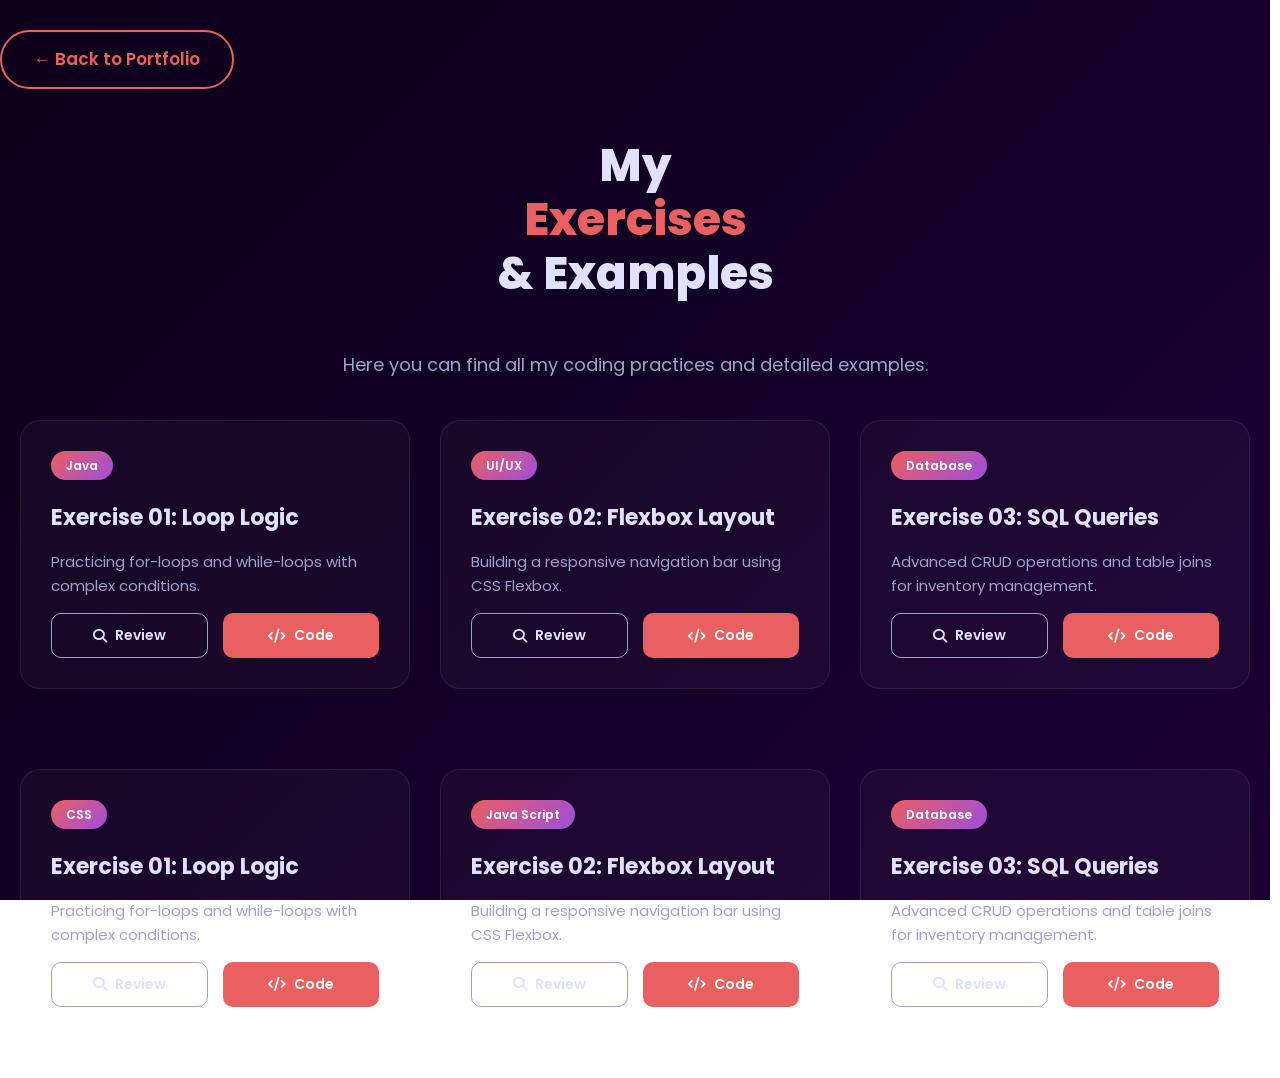
<file: Exercises.html>
<!DOCTYPE html>
<html lang="en">
<head>
  <meta charset="UTF-8">
  <meta name="viewport" content="width=device-width, initial-scale=1.0">
  <title>Exercises & Examples | Sadeeshan</title>

  <link href="https://fonts.googleapis.com/css2?family=Poppins:wght@300;400;500;600;700;800&display=swap" rel="stylesheet">

  <link rel="stylesheet" href="https://cdnjs.cloudflare.com/ajax/libs/font-awesome/6.5.0/css/all.min.css"/>

  <link rel="stylesheet" href="style.css">


</head>
<body class="exercise-page-body">

<header class="header-simple">
  <a href="index.html" class="btn secondary">← Back to Portfolio</a>
</header>


<main>
  <section class="exercise-intro">
    <h1 class="heading">My <span>Exercises</span> & Examples</h1>
    <p class="tagline">Here you can find all my coding practices and detailed examples.</p>
  </section>


  <div class="exercises-grid">
    <div class="ex-card reveal">
      <div class="ex-tag">Java</div>
      <h3>Exercise 01: Loop Logic</h3>
      <p>Practicing for-loops and while-loops with complex conditions.</p>
      <div class="ex-buttons">
        <a href="#" class="ex-btn btn-review"><i class="fa-solid fa-magnifying-glass"></i> Review</a>
        <a href="#" class="ex-btn btn-code"><i class="fa-solid fa-code"></i> Code</a>
      </div>
    </div>

    <div class="ex-card reveal">
      <div class="ex-tag">UI/UX</div>
      <h3>Exercise 02: Flexbox Layout</h3>
      <p>Building a responsive navigation bar using CSS Flexbox.</p>
      <div class="ex-buttons">
        <a href="#" class="ex-btn btn-review"><i class="fa-solid fa-magnifying-glass"></i> Review</a>
        <a href="#" class="ex-btn btn-code"><i class="fa-solid fa-code"></i> Code</a>
      </div>
    </div>

    <div class="ex-card reveal">
      <div class="ex-tag">Database</div>
      <h3>Exercise 03: SQL Queries</h3>
      <p>Advanced CRUD operations and table joins for inventory management.</p>
      <div class="ex-buttons">
        <a href="#" class="ex-btn btn-review"><i class="fa-solid fa-magnifying-glass"></i> Review</a>
        <a href="#" class="ex-btn btn-code"><i class="fa-solid fa-code"></i> Code</a>
      </div>
    </div>
  </div>

  <div class="exercises-grid">
    <div class="ex-card reveal">
      <div class="ex-tag">CSS</div>
      <h3>Exercise 01: Loop Logic</h3>
      <p>Practicing for-loops and while-loops with complex conditions.</p>
      <div class="ex-buttons">
        <a href="#" class="ex-btn btn-review"><i class="fa-solid fa-magnifying-glass"></i> Review</a>
        <a href="#" class="ex-btn btn-code"><i class="fa-solid fa-code"></i> Code</a>
      </div>
    </div>

    <div class="ex-card reveal">
      <div class="ex-tag">Java Script</div>
      <h3>Exercise 02: Flexbox Layout</h3>
      <p>Building a responsive navigation bar using CSS Flexbox.</p>
      <div class="ex-buttons">
        <a href="#" class="ex-btn btn-review"><i class="fa-solid fa-magnifying-glass"></i> Review</a>
        <a href="#" class="ex-btn btn-code"><i class="fa-solid fa-code"></i> Code</a>
      </div>
    </div>

    <div class="ex-card reveal">
      <div class="ex-tag">Database</div>
      <h3>Exercise 03: SQL Queries</h3>
      <p>Advanced CRUD operations and table joins for inventory management.</p>
      <div class="ex-buttons">
        <a href="#" class="ex-btn btn-review"><i class="fa-solid fa-magnifying-glass"></i> Review</a>
        <a href="#" class="ex-btn btn-code"><i class="fa-solid fa-code"></i> Code</a>
      </div>
    </div>
  </div>


</main>


<script src="script.js"></script>
</body>
</html>
</file>
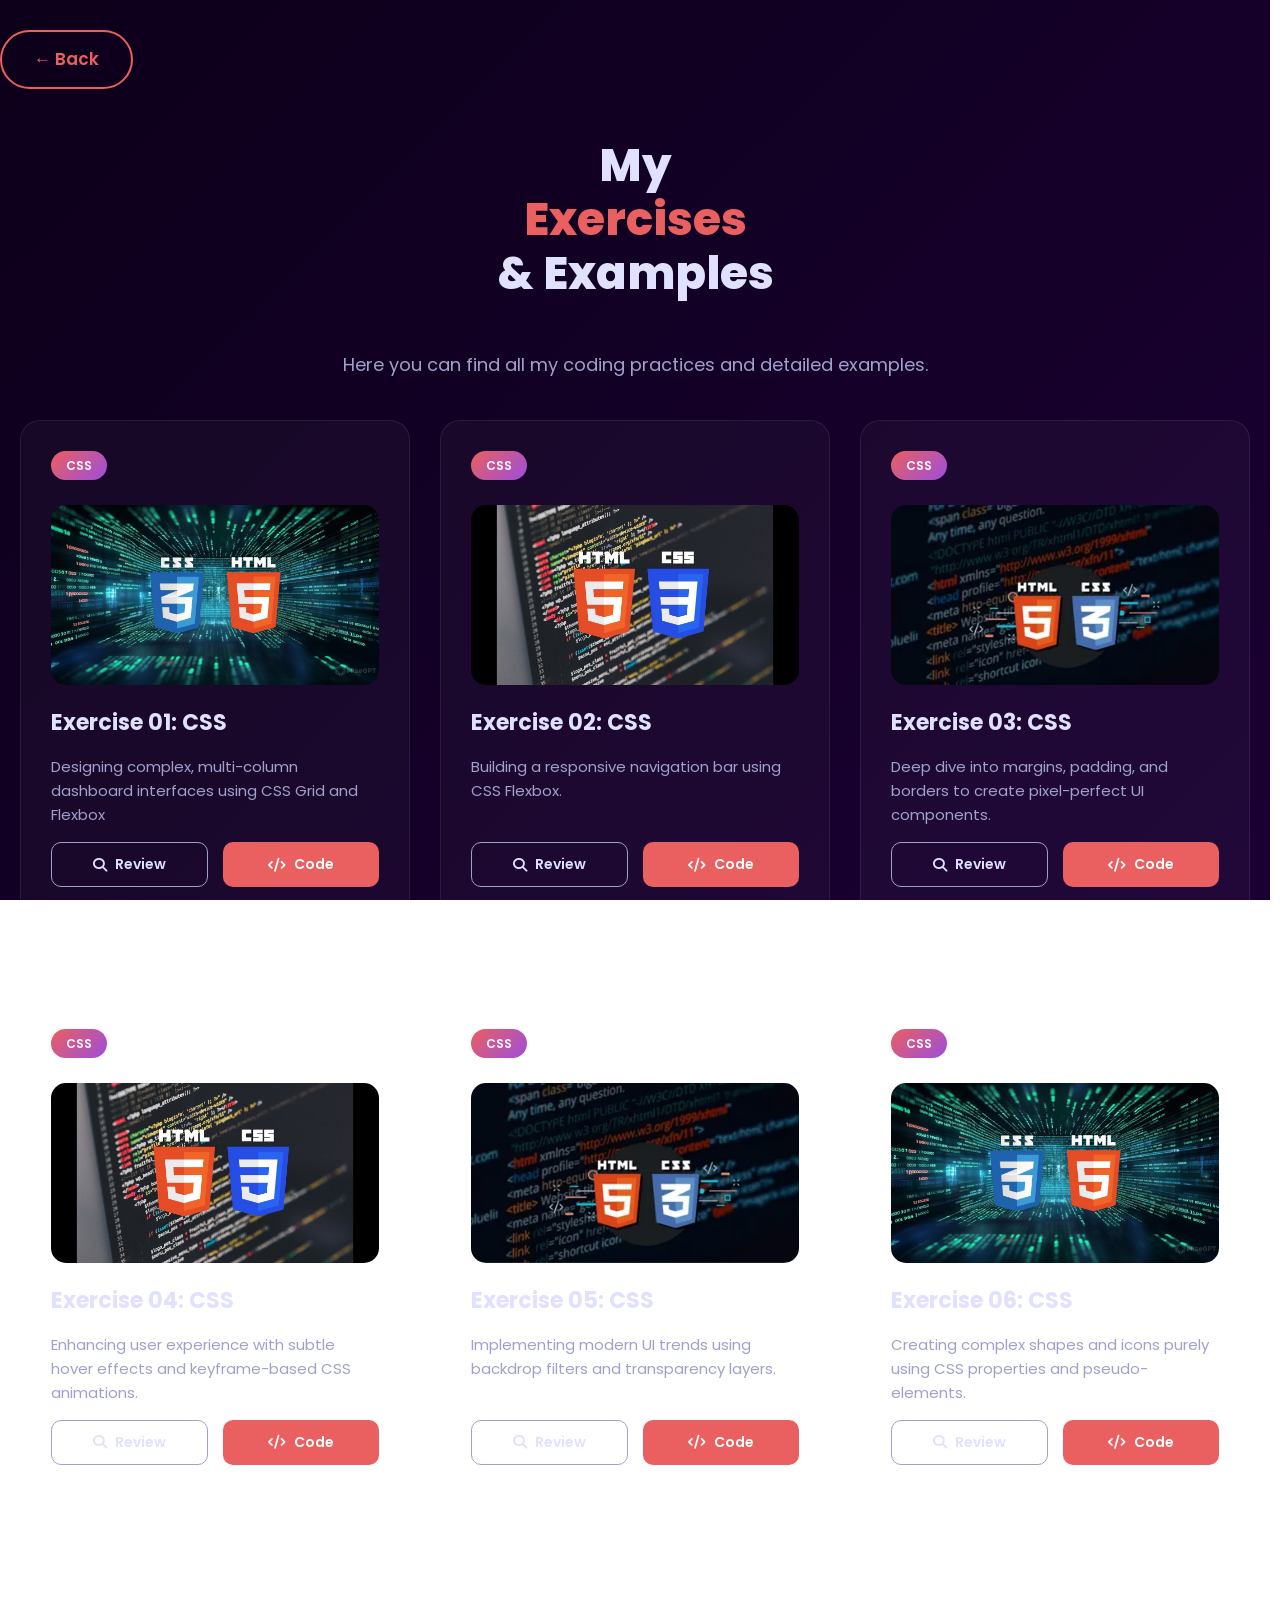
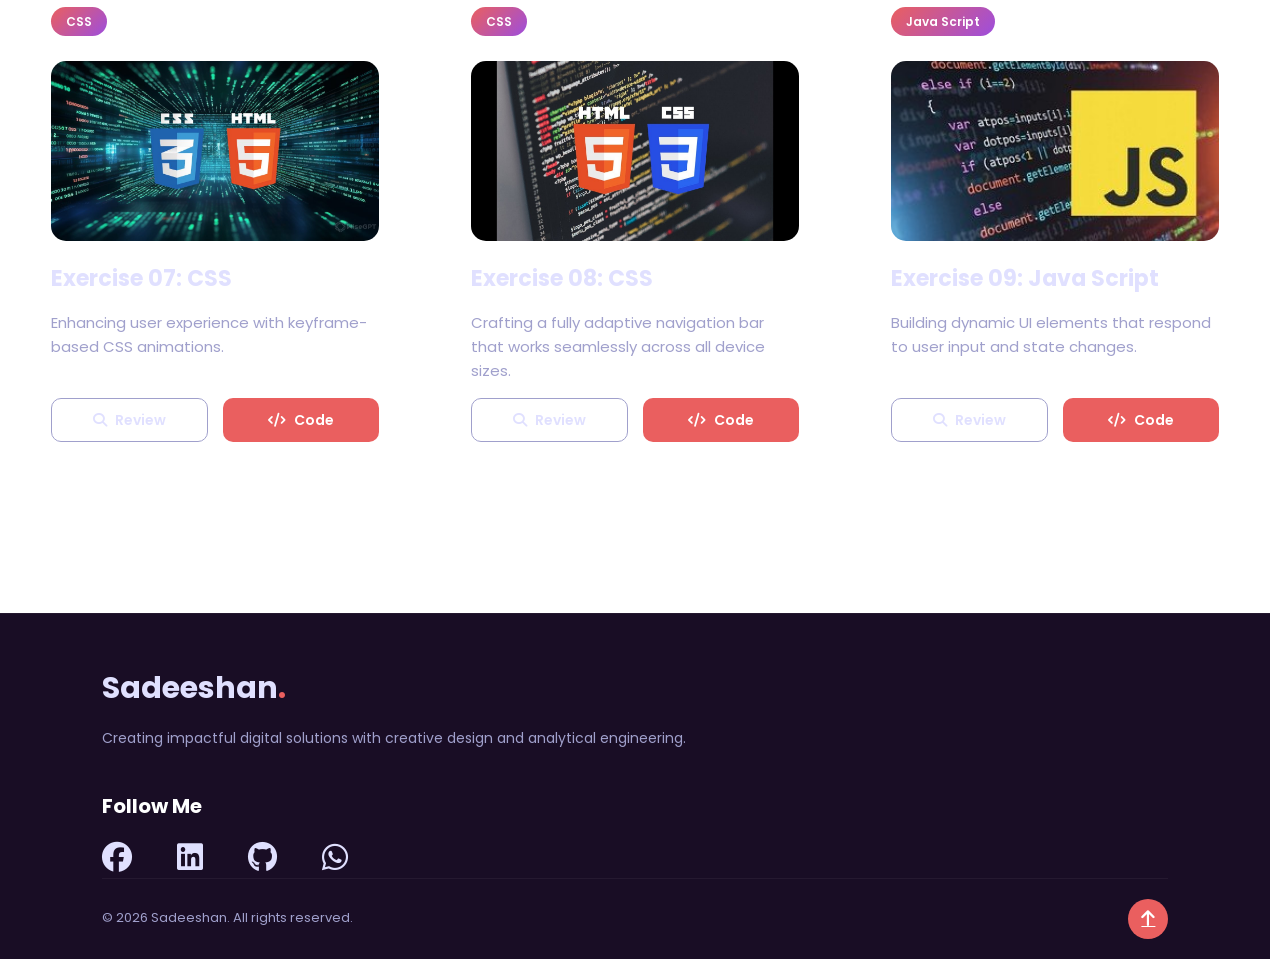
<file: exercises.html>
<!DOCTYPE html>
<html lang="en">
<head>
  <meta charset="UTF-8">
  <meta name="viewport" content="width=device-width, initial-scale=1.0">
  <title>Exercises & Examples | Sadeeshan</title>

  <link href="https://fonts.googleapis.com/css2?family=Poppins:wght@300;400;500;600;700;800&display=swap" rel="stylesheet">

  <link rel="stylesheet" href="https://cdnjs.cloudflare.com/ajax/libs/font-awesome/6.5.0/css/all.min.css"/>

  <link rel="stylesheet" href="style.css">


</head>
<body class="exercise-page-body">

<header class="header-simple">
  <a href="index.html" class="btn secondary">← Back </a>
</header>


<main>
  <section class="exercise-intro">
    <h1 class="heading">My <span>Exercises</span> & Examples</h1>
    <p class="tagline">Here you can find all my coding practices and detailed examples.</p>
  </section>


  <div class="exercises-grid">
    <div class="ex-card reveal">
      <div class="ex-tag"> CSS </div>

      <div class="ex-image">
        <img src="images/css1.jpg" alt="Exercise 01">
      </div>
      <h3>Exercise 01: CSS</h3>
      <p>Designing complex, multi-column dashboard interfaces using CSS Grid and Flexbox</p>
      <div class="ex-buttons">
        <a href="https://sadeeshan-liyanage.github.io/ITS-1119-HDSE-75/Exercises/case1.html" class="ex-btn btn-review"
           target="_blank"
           rel="noopener noreferrer"><i class="fa-solid fa-magnifying-glass"></i> Review</a>
        <a href="https://github.com/Sadeeshan-Liyanage/ITS-1119-HDSE-75/blob/master/Exercises/case1.html" class="ex-btn btn-code"
           target="_blank"
           rel="noopener noreferrer"><i class="fa-solid fa-code"></i> Code</a>
      </div>
    </div>

    <div class="ex-card reveal">
      <div class="ex-tag"> CSS </div>
      <div class="ex-image">
        <img src="images/css2.jpg" alt="Exercise 01">
      </div>
      <h3>Exercise 02: CSS</h3>
      <p>Building a responsive navigation bar using CSS Flexbox.</p>
      <div class="ex-buttons">
        <a href="https://sadeeshan-liyanage.github.io/ITS-1119-HDSE-75/Exercises/case2.html" class="ex-btn btn-review"
           target="_blank"
           rel="noopener noreferrer"><i class="fa-solid fa-magnifying-glass"></i> Review</a>
        <a href="https://github.com/Sadeeshan-Liyanage/ITS-1119-HDSE-75/blob/master/Exercises/case2.html" class="ex-btn btn-code"
           target="_blank"
           rel="noopener noreferrer"><i class="fa-solid fa-code"></i> Code</a>
      </div>
    </div>

    <div class="ex-card reveal">
      <div class="ex-tag"> CSS </div>
      <div class="ex-image">
        <img src="images/css.webp" alt="Exercise 01">
      </div>
      <h3>Exercise 03: CSS</h3>
      <p>Deep dive into margins, padding, and borders to create pixel-perfect UI components.</p>
      <div class="ex-buttons">
        <a href="https://sadeeshan-liyanage.github.io/ITS-1119-HDSE-75/Exercises/case3.html" class="ex-btn btn-review"
           target="_blank"
           rel="noopener noreferrer"><i class="fa-solid fa-magnifying-glass"></i> Review</a>
        <a href="https://github.com/Sadeeshan-Liyanage/ITS-1119-HDSE-75/blob/master/Exercises/case3.html" class="ex-btn btn-code"
           target="_blank"
           rel="noopener noreferrer"><i class="fa-solid fa-code"></i> Code</a>
      </div>
    </div>
  </div>

  <div class="exercises-grid">
    <div class="ex-card reveal">
      <div class="ex-tag"> CSS </div>
      <div class="ex-image">
        <img src="images/css2.jpg" alt="Exercise 01">
      </div>
      <h3>Exercise 04: CSS</h3>
      <p>Enhancing user experience with subtle hover effects and keyframe-based CSS animations.</p>
      <div class="ex-buttons">
        <a href="https://sadeeshan-liyanage.github.io/ITS-1119-HDSE-75/Exercises/case4.html" class="ex-btn btn-review"
           target="_blank"
           rel="noopener noreferrer"><i class="fa-solid fa-magnifying-glass"></i> Review</a>
        <a href="https://github.com/Sadeeshan-Liyanage/ITS-1119-HDSE-75/blob/master/Exercises/case4.html" class="ex-btn btn-code"
           target="_blank"
           rel="noopener noreferrer"><i class="fa-solid fa-code"></i> Code</a>
      </div>
    </div>

    <div class="ex-card reveal">
      <div class="ex-tag"> CSS </div>
      <div class="ex-image">
        <img src="images/css.webp" alt="Exercise 01">
      </div>
      <h3>Exercise 05: CSS</h3>
      <p>Implementing modern UI trends using backdrop filters and transparency layers.</p>
      <div class="ex-buttons">
        <a href="https://sadeeshan-liyanage.github.io/ITS-1119-HDSE-75/Exercises/case5.html" class="ex-btn btn-review"
           target="_blank"
           rel="noopener noreferrer"><i class="fa-solid fa-magnifying-glass"></i> Review</a>
        <a href="https://github.com/Sadeeshan-Liyanage/ITS-1119-HDSE-75/blob/master/Exercises/case5.html" class="ex-btn btn-code"
           target="_blank"
           rel="noopener noreferrer"><i class="fa-solid fa-code"></i> Code</a>
      </div>
    </div>

    <div class="ex-card reveal">
      <div class="ex-tag"> CSS </div>
      <div class="ex-image">
        <img src="images/css1.jpg" alt="Exercise 01">
      </div>
      <h3>Exercise 06: CSS</h3>
      <p>Creating complex shapes and icons purely using CSS properties and pseudo-elements.</p>
      <div class="ex-buttons">
        <a href="https://sadeeshan-liyanage.github.io/ITS-1119-HDSE-75/Exercises/case6.html" class="ex-btn btn-review"
           target="_blank"
           rel="noopener noreferrer"><i class="fa-solid fa-magnifying-glass"></i> Review</a>
        <a href="https://github.com/Sadeeshan-Liyanage/ITS-1119-HDSE-75/blob/master/Exercises/case6.html" class="ex-btn btn-code"
           target="_blank"
           rel="noopener noreferrer"><i class="fa-solid fa-code"></i> Code</a>
      </div>
    </div>

  </div>

  <div class="exercises-grid">
    <div class="ex-card reveal">
      <div class="ex-tag"> CSS </div>
      <div class="ex-image">
        <img src="images/css1.jpg" alt="Exercise 01">
      </div>
      <h3>Exercise 07: CSS</h3>
      <p>Enhancing user experience with keyframe-based CSS animations.</p>
      <div class="ex-buttons">
        <a href="https://sadeeshan-liyanage.github.io/ITS-1119-HDSE-75/Exercises/CSSCase7.html" class="ex-btn btn-review"
           target="_blank"
           rel="noopener noreferrer"><i class="fa-solid fa-magnifying-glass"></i> Review</a>
        <a href="https://github.com/Sadeeshan-Liyanage/ITS-1119-HDSE-75/blob/master/Exercises/CSSCase7.html" class="ex-btn btn-code"
           target="_blank"
           rel="noopener noreferrer"><i class="fa-solid fa-code"></i> Code</a>
      </div>
    </div>

    <div class="ex-card reveal">
      <div class="ex-tag"> CSS </div>
      <div class="ex-image">
        <img src="images/css2.jpg" alt="Exercise 01">
      </div>
      <h3>Exercise 08: CSS</h3>
      <p>Crafting a fully adaptive navigation bar that works seamlessly across all device sizes.</p>
      <div class="ex-buttons">
        <a href="https://sadeeshan-liyanage.github.io/ITS-1119-HDSE-75/Exercises/CSSCase8.html" class="ex-btn btn-review"
           target="_blank"
           rel="noopener noreferrer"><i class="fa-solid fa-magnifying-glass"></i> Review</a>
        <a href="https://github.com/Sadeeshan-Liyanage/ITS-1119-HDSE-75/blob/master/Exercises/CSSCase8.html" class="ex-btn btn-code"
           target="_blank"
           rel="noopener noreferrer"><i class="fa-solid fa-code"></i> Code</a>
      </div>
    </div>

    <div class="ex-card reveal">
      <div class="ex-tag"> Java Script </div>
      <div class="ex-image">
        <img src="images/js.jpg" alt="Exercise 01">
      </div>
      <h3>Exercise 09: Java Script</h3>
      <p>Building dynamic UI elements that respond to user input and state changes.</p>
      <div class="ex-buttons">
        <a href="https://sadeeshan-liyanage.github.io/ITS-1119-HDSE-75/Exercises/JSExercise1.html" class="ex-btn btn-review"
           target="_blank"
           rel="noopener noreferrer"><i class="fa-solid fa-magnifying-glass"></i> Review</a>
        <a href="https://github.com/Sadeeshan-Liyanage/ITS-1119-HDSE-75/blob/master/Exercises/JSExercise1.html" class="ex-btn btn-code"
           target="_blank"
           rel="noopener noreferrer"><i class="fa-solid fa-code"></i> Code</a>
      </div>
    </div>

  </div>


  <footer class="footer">
    <div class="footer-content">
      <div class="footer-logo">
        <h2>Sadeeshan<span>.</span></h2>
        <p>Creating impactful digital solutions with creative design and analytical engineering.</p>
      </div>

<!--      <div class="footer-links">-->
<!--        <h3>Quick Links</h3>-->
<!--        <ul>-->
<!--          <li><a href="#home">Home</a></li>-->
<!--          <li><a href="#about">About</a></li>-->
<!--          <li><a href="#projects">Projects</a></li>-->
<!--          <li><a href="#contact">Contact</a></li>-->
<!--        </ul>-->
<!--      </div>-->
    </div>

    <div class="footer-socials">
      <h3>Follow Me</h3>
      <div class="social-icons">
        <a href="#"><i class="fa-brands fa-facebook"></i></a>
        <a href="https://www.linkedin.com/in/sadeeshan-liyanage-9247283a7" target="_blank"><i class="fa-brands fa-linkedin"></i></a>
        <a href="https://github.com/Sadeeshan-Liyanage" target="_blank"><i class="fa-brands fa-github"></i></a>
        <a href="https://wa.me/94773668529" target="_blank"><i class="fa-brands fa-whatsapp"></i></a>
      </div>
    </div>

    <div class="footer-bottom">
      <p>&copy; 2026 Sadeeshan. All rights reserved.</p>
      <a href="exercises.html" class="scroll-top"><i class="fa-solid fa-arrow-up"></i></a>
    </div>
  </footer>

</main>


<script src="script.js"></script>
</body>
</html>
</file>
<file: style.css>
* {
  margin: 0;
  padding: 0;
  box-sizing: border-box;
}

:root {
  --bg-start: #0d001a;
  --bg-end: #1a0033;
  --text: #e0e0ff;
  --text-muted: #a0a0cc;
  --accent: #EA5F5F;
  --accent-dark: #cc5500;
  --purple: #9d4edd;
  --gradient: linear-gradient(135deg, var(--bg-start), var(--bg-end));
}

html {
  font-size: 62.5%;
  scroll-behavior: smooth;
  overflow-y: scroll;
  scrollbar-gutter: stable;
}

body {
  font-family: 'Poppins', sans-serif;
  background: var(--gradient);
  background-attachment: fixed;
  background-repeat: no-repeat;
  color: var(--text);
  min-height: 100vh;
  line-height: 1.6;
}


::-webkit-scrollbar {
  width: 14px;
}
.hero-content {
    animation: fadeUp 1s ease forwards;
    opacity: 0;
}

.hero-content h1 {
    animation: fadeUp 1s ease forwards;
    animation-delay: 0.3s;
}

.tagline {
    animation: fadeUp 1s ease forwards;
    animation-delay: 0.6s;
}

.cta-group {
    animation: fadeUp 1s ease forwards;
    animation-delay: 0.9s;
}

@keyframes fadeUp {
    from {
        opacity: 0;
        transform: translateY(40px);
    }
    to {
        opacity: 1;
        transform: translateY(0);
    }
}



.hero-image img {
    animation: floatBob 4s ease-in-out infinite;
}
@keyframes floatBob {
    0%, 100% { transform: translateY(0); }
    50%       { transform: translateY(-14px); }
}

@keyframes pulse {
    0%, 100% { box-shadow: 0 0 0 0 rgba(234, 95, 95, 0.5); }
    50%       { box-shadow: 0 0 0 12px rgba(234, 95, 95, 0); }
}





::-webkit-scrollbar-track {
  background: rgba(20, 10, 40, 0.6);
  border-radius: 10px;
}

::-webkit-scrollbar-thumb {
  background: var(--accent);
  border-radius: 10px;
  border: 3px solid rgba(20, 10, 40, 0.6);
}

::-webkit-scrollbar-thumb:hover {
  background: #ff8533;
}

* {
  scrollbar-width: thin;
  scrollbar-color: var(--accent) rgba(20, 10, 40, 0.6);
}


.header {
  position: fixed;
  top: 0;
  width: 100%;
  padding: 2.5rem 8%;
  display: flex;
  justify-content: space-between;
  align-items: center;
  background: rgba(13, 0, 26, 0.7);
  backdrop-filter: blur(10px);
  z-index: 1000;
}

.logo {
  font-size: 3.2rem;
  font-weight: 800;
  color: var(--accent);
  text-decoration: none;
}


.logo::after {
    content: '';
    position: absolute;
    width: 0;
    height: 3px;
    bottom: -5px;
    left: 50%;
    background: linear-gradient(to right, #EA5F5F, #9d4edd);
    transition: all 0.4s ease;
    transform: translateX(-50%);
}

.logo:hover::after {
    width: 100%;
}

.logo span {
    background: linear-gradient(to right, #EA5F5F, #9d4edd, #ff8533);
    background-size: 200% auto;
    -webkit-background-clip: text;
    -webkit-text-fill-color: transparent;
    animation: transitionGradient 3s linear infinite;
}

@keyframes transitionGradient {
    0% { background-position: 0% center; }
    100% { background-position: 200% center; }
}


.navbar a {
  margin-left: 4rem;
  font-size: 1.7rem;
  color: var(--text);
  text-decoration: none;
  font-weight: 500;
  transition: 0.3s;
}

.navbar {
    display: flex;
    align-items: center;
}

.navbar a:hover,
.navbar a.active {
  color: var(--accent);
}

.btn-contact {
  background: var(--accent-dark);
  color: white;
  padding: 1rem 2.2rem;
  border-radius: 3rem;
  font-weight: 600;
}

@media (max-width: 1024px) {
    .navbar a {
        margin-left: 1.5rem;
        font-size: 1.5rem;
    }
}

.menu-icon {
  font-size: 3rem;
  color: var(--accent);
  cursor: pointer;
  display: none;
}


.hero {
  min-height: 100vh;
  padding: 0 8%;
  display: flex;
  align-items: center;
  justify-content: space-between;
  gap: 6rem;
  flex-wrap: wrap;
  padding-top: 12rem;
}

.hero-content {
  flex: 1;
  min-width: 320px;
}

.hero {
    position: relative;
    overflow: hidden;
    min-height: 100vh;
    display: flex;
    align-items: center;
}

.back-video {
    position: absolute;
    right: 0;
    bottom: 0;
    top: 0;
    left: 0;
    width: 100%;
    height: 100%;
    object-fit: cover;
    z-index: -1;
}

.hero::before {
    content: '';
    position: absolute;
    top: 0;
    left: 0;
    width: 100%;
    height: 100%;
    background: rgba(0, 0, 0, 0.4);
    z-index: 0;
}

.hero-content, .hero-image {
    position: relative;
    z-index: 1;
}




.greeting {
  font-size: 2.2rem;
  color: var(--text-muted);
  margin-bottom: 1rem;
}

.greeting span {
  color: var(--accent);
  font-weight: 600;
}

h1 {
  font-size: 6.5rem;
  font-weight: 800;
  line-height: 1.1;
  margin-bottom: 2rem;
}

h1 span {
  color: var(--accent);
  display: block;
}

.tagline {
  font-size: 2rem;
  color: var(--text-muted);
  max-width: 600px;
  margin-bottom: 4rem;
}

.cta-group {
  display: flex;
  gap: 2rem;
  flex-wrap: wrap;
}

.btn {
  display: inline-block;
  padding: 1.4rem 3.2rem;
  border-radius: 3rem;
  font-size: 1.7rem;
  font-weight: 600;
  text-decoration: none;
  transition: all 0.4s;
  animation: pulse 2.5s 2s ease-in-out infinite;
}

.primary {
  background: var(--accent);
  color: white;
}

.primary:hover {
  background: var(--accent-dark);
  transform: translateY(-4px);
  box-shadow: 0 12px 30px rgba(255,107,0,0.35);
}

.secondary {
  border: 2px solid var(--accent);
  color: var(--accent);
}

.secondary:hover {
  background: var(--accent-dark);
  color: white;
  transform: translateY(-4px);
}

.hero-image {
  position: relative;
  flex: 0 0 38%;
  min-width: 320px;
  text-align: center;
  display: inline-block;
}

.hero-image img {
  width: 100%;
  max-width: 480px;
  border-radius: 2.4rem;
}

.image-glow {
  position: absolute;
  inset: -20%;
  background: radial-gradient(circle at 30% 70%, rgba(255,107,0,0.18), transparent 60%);
  z-index: -1;
  border-radius: 50%;
}


.about {
  padding: 12rem 8% 8rem;
  background: rgba(0,0,0,0.15);
}

.about-container {
  display: flex;
  gap: 8rem;
  align-items: center;
  flex-wrap: wrap;
}

.about-image img {
  width: 100%;
  max-width: 420px;
  border-radius: 2.4rem;
  box-shadow: 0 20px 60px rgba(0,0,0,0.5);
  transition: 0.4s;
  overflow: hidden;
}

.about-image img:hover {
    transform: translateY(-15px) scale(1.05);
    transform: scale(1.1) rotate(2);
}
.about-text {
  flex: 1;
  min-width: 340px;
}

.about-text h2 {
  font-size: 5rem;
  margin-bottom: 2.5rem;
  background: linear-gradient(to right, var(--accent), var(--purple));
  -webkit-background-clip: text;
  -webkit-text-fill-color: transparent;
}

.about-text p {
  font-size: 1.9rem;
  color: var(--text-muted);
  margin-bottom: 3rem;
}


@media (max-width: 1100px) {
  .hero { padding-top: 14rem; gap: 4rem; }
  h1 { font-size: 5.2rem; }
}

@media (max-width: 768px) {
  .menu-icon { display: block; }
  .navbar {
    position: absolute;
    top: 100%;
    right: 5%;
    background: rgba(13,0,26,0.95);
    width: 80%;
    max-width: 320px;
    flex-direction: column;
    padding: 3rem 2rem;
    border-radius: 1.5rem;
    display: none;
  }

  @media all  and (max-width: 1300px) {
      .projects-container, .exercises-container{
          grid-template-columns: repeat(3, 1fr);
      }
  }
    @media all  and (max-width: 1000px) {
        .projects-container, .exercises-container{
            grid-template-columns: repeat(2, 1fr);
        }
    }
    @media all  and (max-width: 600px) {
        .projects-container, .exercises-container{
            grid-template-columns: repeat(1, 1fr);
        }
    }

  .navbar.active { display: flex; }
  .navbar a { margin: 1.8rem 0; font-size: 2.2rem; text-align: center;}

  .hero { flex-direction: column; text-align: center;}
  .hero-image { order: -1; }
  .cta-group { justify-content: center;}
}

.heading {
    text-align: center;
    font-size: 4.5rem;
    margin-bottom: 5rem;
}

.heading span {
    color: var(--accent);
}

                            /* Projects Section */
.projects {
    padding: 10rem 8%;
}

.projects h2 {
  font-size: 5rem;
  margin-bottom: 2.5rem;
  background: linear-gradient(to right, var(--accent), var(--purple));
  -webkit-background-clip: text;
  -webkit-text-fill-color: transparent;
}

.projects-container {
    display: grid;
    grid-template-columns: repeat(auto-fit, minmax(300px, 1fr));
    gap: 3rem;
}

.project-card {
    background: rgba(255, 255, 255, 0.05);
    border-radius: 2rem;
    overflow: hidden;
    border: 1px solid rgba(255, 255, 255, 0.1);
    transition: 0.4s;
}

.project-card:hover {
    border-color: var(--accent);
    transform: translateY(-10px) scale(1.05);
    transform: scale(1.1) rotate(2);
    box-shadow: 0 5px 15px rgba(234, 95, 95, 0.4);
}

.project-card img {
    width: 100%;
    height: 250px;
    object-fit: cover;
}

.project-info {
    padding: 2rem;
    background: linear-gradient(to bottom, transparent, rgba(234, 95, 95, 0.1));
}

.project-info h3 { font-size: 2.2rem; margin-bottom: 1rem;
}
.project-info p { font-size: 1.5rem; color: var(--text-muted);
}
.exercises {
    padding: 10rem 8%;
}

.exercises h2 {
    font-size: 5rem;
    margin-bottom: 2.5rem;
    background: linear-gradient(to right, var(--accent), var(--purple));
    -webkit-background-clip: text;
    -webkit-text-fill-color: transparent;
}

.exercises-container {
    display: grid;
    grid-template-columns: repeat(auto-fit, minmax(280px, 1fr));
    gap: 3rem;
}
.exercise-card {
    background: rgba(255, 255, 255, 0.03);
    padding: 3rem;
    border-radius: 2rem;
    border: 1px solid rgba(255, 255, 255, 0.05);
    transition: all 0.4s ease;
    display: flex;
    flex-direction: column;
    gap: 1.5rem;
}

.exercise-card:hover {
    background: rgba(255, 255, 255, 0.06);
    transform: translateY(-8px);
    border-color: var(--accent);
    box-shadow: 0 10px 30px rgba(0, 0, 0, 0.2);
}

.exercise-icon {
    font-size: 3rem;
    color: var(--accent);
}

.exercise-card h3 {
    font-size: 2.2rem;
    color: var(--text);
}

.review {
    font-size: 1.4rem;
    color: var(--text-muted);
    line-height: 1.6;
    font-style: italic;
    border-left: 3px solid var(--purple);
    padding-left: 1rem;
}
.github-link {
    display: inline-flex;
    align-items: center;
    gap: 1.2rem;
    color: var(--text);
    font-size: 1.5rem;
    text-decoration: none;
    font-weight: 500;
    transition: 0.3s ease;
    margin-top: auto;
}

.github-link .arrow-icon {
    font-size: 1.4rem;
    transition: transform 0.3s cubic-bezier(0.175, 0.885, 0.32, 1.275);
}

.github-link:hover {
    color: var(--accent);
}

.github-link:hover .arrow-icon {
    transform: translateX(8px);
    color: var(--accent);
}

.btn-view-code {
    display: inline-flex;
    align-items: center;
    justify-content: center;
    gap: 1rem;
    padding: 1.2rem 2.5rem;
    background: linear-gradient(135deg, var(--accent), var(--purple));
    color: white;
    text-decoration: none;
    font-size: 1.5rem;
    font-weight: 600;
    border-radius: 5rem;
    transition: all 0.4s ease;
    margin-top: auto;
    border: none;
    cursor: pointer;
    animation: pulse 2.5s 2s ease-in-out infinite;
}

.btn-view-code .arrow-icon {
    transition: transform 0.3s ease;
}

.btn-view-code:hover {
    transform: translateY(-3px);
    box-shadow: 0 10px 20px rgba(234, 95, 95, 0.3);
    filter: brightness(1.1);
}

.btn-view-code:hover .arrow-icon {
    transform: translateX(5px);
}

                             /* Education Section */
.education {
    padding: 10rem 8%;
    background: rgba(0,0,0,0.1);
}


.education h2 {
  font-size: 5rem;
  margin-bottom: 2.5rem;
  background: linear-gradient(to right, var(--accent), var(--purple));
  -webkit-background-clip: text;
  -webkit-text-fill-color: transparent;
}

.education-container {
    display: flex;
    flex-direction: column;
    gap: 2rem;
    max-width: 800px;
    margin: 0 auto;
}

.edu-box {
    padding: 3rem;
    background: linear-gradient(135deg, rgba(234, 95, 95, 0.2), rgba(157, 78, 221, 0.1));
    border-radius: 1.5rem;
    border-left: 5px solid var(--accent);
    transition: 0.4s;
}

.edu-box:hover {
    transform: translateX(-10px);
    border-color: var(--accent);
    filter: brightness(1.4);
    transform: translateY(-8px) scale(1.05);
    transform: scale(1.1) rotate(2);
    box-shadow: 0 5px 15px rgba(234, 95, 95, 0.4);
}

.edu-box h3 { font-size: 2.2rem; margin-bottom: 0.5rem; }
.edu-box p { font-size: 1.6rem; color: var(--text-muted); }

            /* Skills Section */
.skills {
    padding: 10rem 8%;
}

.scrolling-wrapper {
    margin-top: 8rem;
    width: 100%;
    overflow: hidden;
    padding: 4rem 0;
    background: rgba(255, 255, 255, 0.02);
    white-space: nowrap;
    position: relative;
}


.scrolling-wrapper::before, .scrolling-wrapper::after {
    content: "";
    position: absolute;
    top: 0; width: 100px; height: 100%;
    z-index: 2;
}
.scrolling-wrapper::before { left: 0; background: linear-gradient(to right, var(--bg-start), transparent); }
.scrolling-wrapper::after { right: 0; background: linear-gradient(to left, var(--bg-start), transparent); }

.scrolling-content {
    display: inline-block;
    animation: scrollX 20s linear infinite;
}

.scrolling-content span {
    display: inline-flex;
    align-items: center;
    gap: 15px;
    font-size: 2.8rem;
    font-weight: 600;
    color: var(--text);
    margin: 0 6rem;
    transition: 0.3s;
}

.scrolling-content span i {
    filter: drop-shadow(0 0 1px currentColor);
}

.scrolling-content i {
    font-size: 3.5rem;
}

.fa-java { color: #f89820; }
.fa-python { color: #3776ab; }
.fa-html5 { color: #e34f26; }
.fa-css3-alt { color: #1572b6; }
.fa-js { color: #f7df1e; }
.fa-react { color: #61dafb; }
.fa-figma { color: #f24e1e; }
.fa-node-js { color: #339933; }
.fa-github { color: #ffffff; }

.scrolling-content span:hover {
    color: var(--accent);
    transform: scale(1.1);
}

@keyframes scrollX {
    from { transform: translateX(0); }
    to { transform: translateX(-50%); }
}


.skills h2 {
  font-size: 5rem;
  margin-bottom: 2.5rem;
  background: linear-gradient(to right, var(--accent), var(--purple));
  -webkit-background-clip: text;
  -webkit-text-fill-color: transparent;
}

.skills-container {
    display: grid;
    grid-template-columns: repeat(auto-fit, minmax(350px, 1fr));
    gap: 4rem;
}

.skill-category {
    background: rgba(255, 255, 255, 0.03);
    padding: 3rem;
    border-radius: 2rem;
    border: 1px solid rgba(255, 255, 255, 0.05);
    transition: all 0.4s cubic-bezier(0.075, 0.82, 0.32, 1.27);
    position: relative;
    overflow: hidden;
}

.skill-category:hover {
    transform: translateY(-12px);
    border-color: var(--accent);
    box-shadow: 0 15px 35px rgba(234, 95, 95, 0.15);
}

.skill-category h3 {
    font-size: 2.4rem;
    margin-bottom: 2rem;
    text-align: center;
}

.tags {
    display: flex;
    flex-wrap: wrap;
    gap: 1.2rem;
    justify-content: center;
}

.tags span {
    background: linear-gradient(to right, var(--accent), #ff8533);
    padding: 0.8rem 2rem;
    border-radius: 5rem;
    font-size: 1.4rem;
    font-weight: 600;
    color: white;
    cursor: default;
    transition: 0.3s ease;
    display: inline-block;
}

.tags span:hover {
    transform: scale(1.1) rotate(2);
    box-shadow: 0 5px 15px rgba(234, 95, 95, 0.4);
    filter: brightness(1.4);
    transform: translateY(-8px) scale(1.05);

    outline: 2px solid rgba(255, 255, 255, 0.3);
    outline-offset: 2px;
}

.contact {
    padding: 10rem 8%;
}

.contact h2 {
  font-size: 5rem;
  margin-bottom: 2.5rem;
  background: linear-gradient(to right, var(--accent), var(--purple));
  -webkit-background-clip: text;
  -webkit-text-fill-color: transparent;
}

.contact-container {
    display: grid;
    grid-template-columns: 1fr 1.2fr;
    gap: 8rem;
    align-items: start;
}

.contact-info h2 {
    font-size: 4.5rem;
    margin-bottom: 2rem;

}

.contact-info h2 {
    background: linear-gradient(to right, #EA5F5F, #9d4edd, #ff8533);
    background-size: 200% auto;
    -webkit-background-clip: text;
    -webkit-text-fill-color: transparent;
    animation: transitionGradient 5s linear infinite;
}

.contact-info p {
    font-size: 1.7rem;
    color: var(--text-muted);
    margin-bottom: 4rem;
}

.contact-detail h3, .socials h3 {
    font-size: 3rem;
    margin-bottom: 1rem;
    color: var(--text);
}

.social-icons {
    display: flex;
    gap: 2.5rem;
    margin-top: 2rem;
}

.social-icons i {
    font-size: 3rem;
    color: var(--text);
    transition: 0.3s;
}

.social-icons i:hover {
    color: var(--accent);
    transform: translateY(-5px);
}


.contact-form {
    display: flex;
    flex-direction: column;
    gap: 2rem;
}

.input-row {
    display: flex;
    gap: 2rem;
}

.contact-form input,
.contact-form textarea {
    width: 100%;
    padding: 1.5rem 2.5rem;
    background: rgba(255, 255, 255, 0.05);
    border: 1px solid rgba(255, 255, 255, 0.2);
    border-radius: 1rem;
    color: var(--text);
    font-family: inherit;
    font-size: 1.6rem;
    outline: none;
    transition: 0.3s;
}


.contact-form input:focus,
.contact-form textarea:focus {
    border-color: var(--accent);
    background: rgba(255, 255, 255, 0.08);
}

.btn-send {
    background: linear-gradient(to right, #4b2b91, var(--accent));
    color: white;
    padding: 1.5rem;
    border: none;
    border-radius: 5rem;
    font-size: 1.8rem;
    font-weight: 600;
    cursor: pointer;
    margin-top: 1rem;
    transition: 0.4s ease;
    animation: pulse 2.5s 2s ease-in-out infinite;
}

.btn-send:hover {
    box-shadow: 0 0 20px rgba(234, 95, 95, 0.4);
    transform: scale(1.02);
}


@media (max-width: 991px) {
    .contact-container {
        grid-template-columns: 1fr;
        gap: 5rem;
    }

    .contact-info {
        text-align: center;
    }

    .social-icons {
        justify-content: center;
    }
}

@media (max-width: 600px) {
    .input-row {
        flex-direction: column;
        gap: 2rem;
    }
}


.footer {
    background: rgba(13, 0, 26, 0.95);
    padding: 5rem 8% 2rem;
    border-top: 1px solid rgba(255, 255, 255, 0.05);
    margin-top: 10rem;
}

.footer-content {
    display: grid;
    grid-template-columns: repeat(auto-fit, minmax(250px, 1fr));
    gap: 4rem;
    margin-bottom: 4rem;
}

.footer-logo h2 {
    font-size: 3rem;
    margin-bottom: 1.5rem;
}

.footer-logo h2 span {
    color: var(--accent);
}
.footer-logo p {
    font-size: 1.4rem;
    color: var(--text-muted);
    line-height: 1.6;
}
.footer-links h3, .footer-socials h3 {
    font-size: 2rem;
    margin-bottom: 2rem;
    color: white;
}
.footer-links ul li {
    margin-bottom: 1rem;
    list-style: none;
}
.footer-links ul li a {
    font-size: 1.5rem;
    color: var(--text-muted);
    transition: 0.3s;
}

.footer-links ul li a:hover {
    color: var(--accent);
    padding-left: 10px;
}
.social-icons a {
    font-size: 2.2rem;
    color: var(--text-muted);
    margin-right: 2rem;
    transition: 0.3s;
}
.social-icons a:hover {
    color: var(--accent);
    transform: translateY(-5px);
}
.footer-bottom {
    display: flex;
    justify-content: space-between;
    align-items: center;
    padding-top: 2rem;
    border-top: 1px solid rgba(255, 255, 255, 0.05);
}
.footer-bottom p {
    font-size: 1.3rem;
    color: var(--text-muted);
}

.scroll-top {
    background: var(--accent);
    color: white;
    width: 40px;
    height: 40px;
    border-radius: 50%;
    display: flex;
    justify-content: center;
    align-items: center;
    font-size: 1.8rem;
    transition: 0.3s;
}

.scroll-top:hover {
    transform: scale(1.1);
    box-shadow: 0 0 15px var(--accent);
}

.reveal {
    opacity: 0;
    transform: translateY(30px);
    transition: all 0.8s ease;
}
.reveal.active {
    opacity: 1;
    transform: translateY(0);
}

/* --------------------------------------exercise page--------------------------------------------- */

.exercises-grid {
    display: grid;
    grid-template-columns: repeat(auto-fit, minmax(300px, 1fr));
    gap: 3rem;
    padding: 4rem 2rem;
    justify-content: center;
}

.header-simple {
    display: flex;
    margin-top: 3rem;
    margin-bottom: 4rem;
}

.exercise-intro {
    text-align: center;
    max-width: 900px;
    padding-top: 1rem;
    margin: 0 auto;
}

.exercise-intro .tagline {
    font-size: 1.8rem;
    color: var(--text-muted);
    line-height: 1.6;
    margin: 1rem auto 0;
}

.exercise-intro .heading {
    text-align: center;
    font-size: 4.5rem;
    line-height: 1.2;
}

.ex-card {
    background: rgba(255, 255, 255, 0.03);
    border: 1px solid rgba(255, 255, 255, 0.08);
    border-radius: 2rem;
    padding: 3rem;
    transition: all 0.4s cubic-bezier(0.175, 0.885, 0.32, 1.275);
    display: flex;
    flex-direction: column;
    gap: 1.5rem;
    position: relative;
    overflow: hidden;
}

.ex-card:hover {
    transform: translateY(-10px);
    background: rgba(255, 255, 255, 0.05);
    border-color: var(--accent);
    box-shadow: 0 15px 35px rgba(0, 0, 0, 0.3);
}

.ex-tag {
    background: linear-gradient(135deg, var(--accent), var(--purple));
    color: white;
    padding: 0.5rem 1.5rem;
    font-size: 1.2rem;
    font-weight: 600;
    border-radius: 5rem;
    width: fit-content;
}

.ex-card h3 {
    font-size: 2.2rem;
    color: var(--text);
}

.ex-card p {
    font-size: 1.5rem;
    color: var(--text-muted);
    line-height: 1.6;
}

.ex-buttons {
    display: grid;
    grid-template-columns: 1fr 1fr;
    gap: 1.5rem;
    margin-top: auto;
}

.ex-btn {
    padding: 1rem;
    font-size: 1.4rem;
    font-weight: 600;
    text-align: center;
    border-radius: 1rem;
    text-decoration: none;
    transition: 0.3s;
    display: flex;
    align-items: center;
    justify-content: center;
    gap: 0.8rem;
}

.btn-review {
    background: transparent;
    border: 1px solid var(--text-muted);
    color: var(--text);
    animation: pulse 2.5s 2s ease-in-out infinite;
}

.btn-review:hover {
    background: rgba(255, 255, 255, 0.1);
    border-color: var(--text);
}

.btn-code {
    background: var(--accent);
    color: white;
}

.btn-code:hover {
    background: var(--accent-dark);
    box-shadow: 0 5px 15px rgba(234, 95, 95, 0.3);
}


@media (max-width: 768px) {
    .navbar {
        flex-direction: column;
        padding: 2rem;
    }

    .navbar a {
        margin: 1.5rem 0;
    }

    .btn-contact {
        margin-left: 0;
        width: fit-content;
    }
}


.ex-image {
    width: 100%;
    height: 180px;
    overflow: hidden;
    border-radius: 1.5rem;
    margin-top: 1rem;
}

.ex-image img {
    width: 100%;
    height: 100%;
    object-fit: cover;
    transition: transform 0.5s ease;
}


.ex-card:hover .ex-image img {
    transform: scale(1.1);
}


.ex-card h3 {
    margin-top: 0.5rem;
}
</file>
